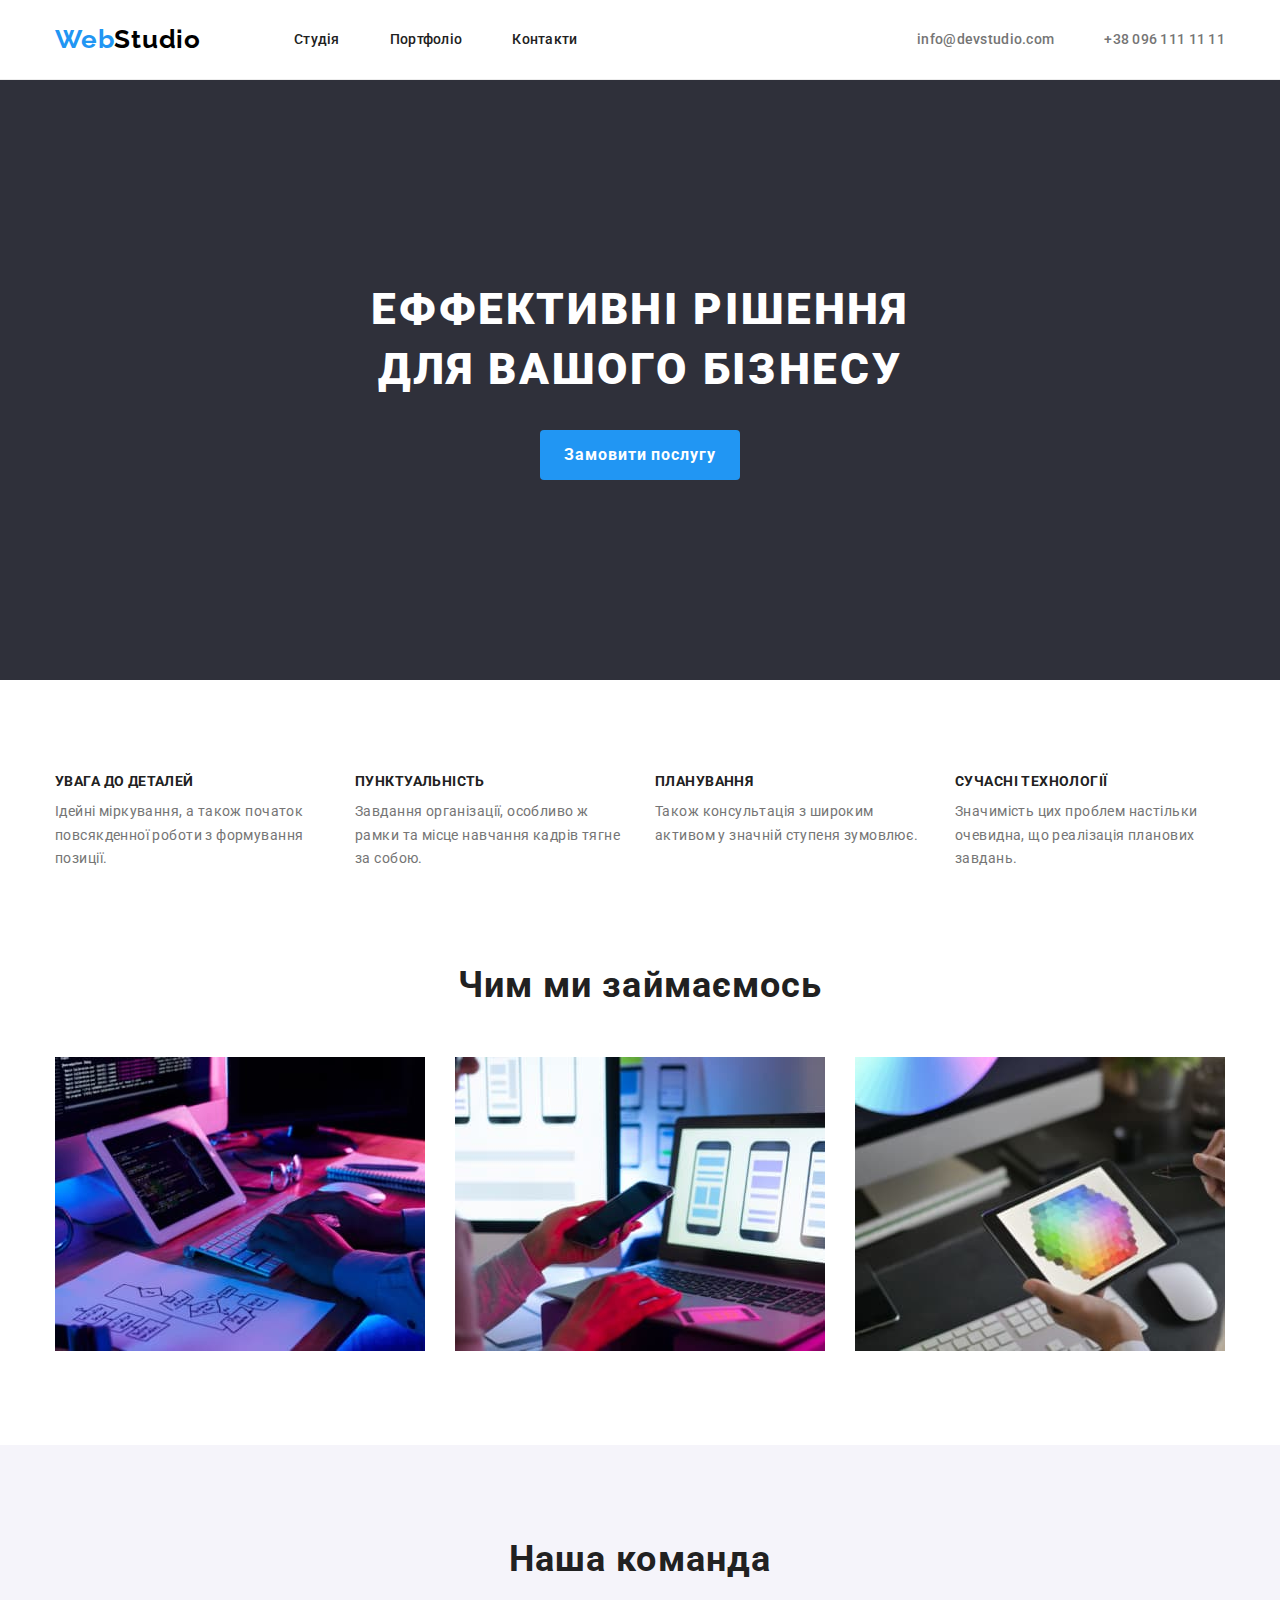
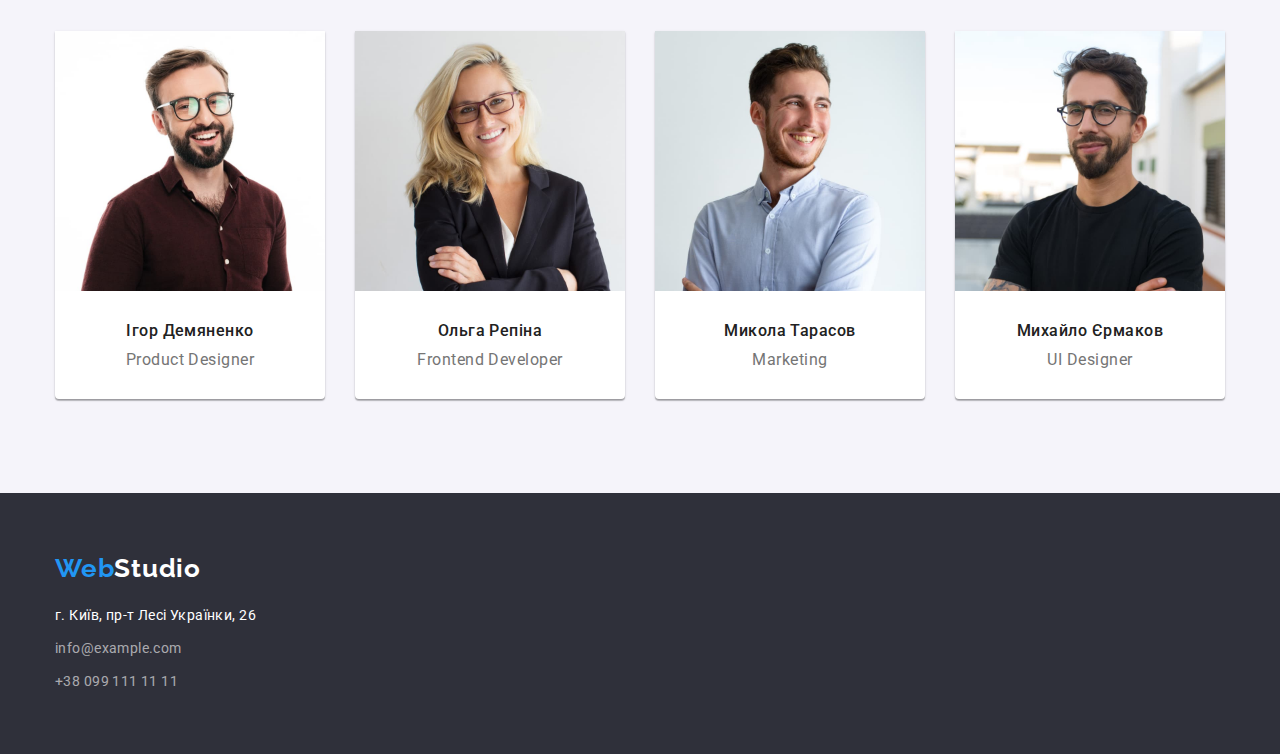
<file: index.html>
<!DOCTYPE html>
<html lang="en">

<head>
    <meta charset="UTF-8">
    <meta http-equiv="X-UA-Compatible" content="IE=edge">
    <meta name="viewport" content="width=device-width, initial-scale=1.0">
    <link rel="stylesheet" href="https://cdnjs.cloudflare.com/ajax/libs/modern-normalize/1.0.0/modern-normalize.min.css">
    <link rel="stylesheet" href="css/styles.css">
    <link rel="stylesheet" href="portfolio.html">
    <link rel="preconnect" href="https://fonts.googleapis.com">
    <link rel="preconnect" href="https://fonts.gstatic.com" crossorigin>
    <link href="https://fonts.googleapis.com/css2?family=Raleway:wght@700&family=Roboto:wght@400;500;700;900&display=swap"
        rel="stylesheet">
    <title>Studio</title>
</head>

<body>
    <header class="header">
        <!--Header-->
        <div class="container">
            <a class="header-company-logo1 link" href="">Web<span class="header-company-logo2 link">Studio</span></a>
            <nav class="navigation">
                <ul class="navigate-list list">
                    <li><a class="navigation-link link" href="index.html">Студія</a></li>
                    <li><a class="navigation-link link" href="portfolio.html">Портфоліо</a></li>
                    <li><a class="navigation-link link" href="/contacts">Контакти</a></li>
                </ul>
            </nav>
            <ul class="contact-list list">
                <a class="header-contacts header-email link" href="mailto:info@devstudio.com">info@devstudio.com</a>
                <a class="header-contacts link" href="tel:+380961111111">+38 096 111 11 11</a>
            </ul>
        </div>
    </header>
    <main>
        <section class="main-title-section">
            <!--Head-->
            <div class="container">
                <h1 class="main-title">Еффективні рішення <br /> для вашого бізнесу</h1>
                <button class="main-button" type="button">Замовити послугу</button>
            </div>
        </section>
        <section class="specialisation section">
            <!--Specialisation-->
            <div class="container">
                <ul class="specialisation-list list">
                    <li class="specialisation-item">
                        <h3 class="specialisation-title">Увага до деталей</h3>
                        <p class="specialisation-text">Ідейні міркування, а також початок повсякденної роботи з
                        формування позиції.</p>
                    </li>
                    <li class="specialisation-item">
                        <h3 class="specialisation-title">Пунктуальність</h3>
                        <p class="specialisation-text">Завдання організації, особливо ж рамки та місце навчання кадрів
                        тягне за собою.</p>
                    </li>
                    <li class="specialisation-item">
                        <h3 class="specialisation-title">Планування</h3>
                        <p class="specialisation-text">Також консультація з широким активом у значній
                        ступеня зумовлює.</p>
                    </li>
                    <li class="specialisation-item">
                        <h3 class="specialisation-title">Сучасні технології</h3>
                        <p class="specialisation-text">Значимість цих проблем настільки очевидна, що реалізація планових
                        завдань.</p>
                    </li>
                </ul>
            </div>
        </section>
        <!--Our-Work-->
        <section class="our-work section">
            <div class="container">
                <h2 class="work-title">Чим ми займаємось</h2>
                <ul class="work-list list">
                    <li>
                        <img class="work-image" src="images/work-image-1.jpg" width="370" height="294" alt="Пример работы ">
                    </li>
                    <li>
                        <img class="work-image" src="images/work-image-2.jpg" width="370" height="294" alt="Пример работы">
                    </li>
                    <li>
                        <img class="work-image" src="images/work-image-3.jpg" width="370" height="294" alt="Пример работы">
                    </li>
                </ul>
            </div>
        </section>
        <section class="team section">
            <!--Our-Team-->
            <div class="container">
                <h2 class="title-team">Наша команда</h2>
                <ul class="team-list list">
                    <!--Igor-->
                    <li class="person">
                        <img class="person-image" src="images/igor.jpg" width="270" height="260"
                            alt="Фотогрифия усатника команды">
                        <div class="person-text">
                            <h3 class="person-name">Ігор Демяненко</h3>
                            <p class="person-position">Product Designer</p>
                        </div>
                    </li>
                    <!--Olha-->
                    <li class="person">
                        <img class="person-image" src="images/olha.jpg" width="270" height="260"
                            alt="Фотогрифия усатника команды">
                        <div class="person-text">
                            <h3 class="person-name">Ольга Репіна</h3>
                            <p class="person-position">Frontend Developer</p>
                        </div>
                    </li>
                    <!--Mukhola-->
                    <li class="person">
                        <img class="person-image" src="images/nikolai.jpg" width="270" height="260"
                            alt="Фотогрифия усатника команды">
                        <div class="person-text">
                            <h3 class="person-name">Микола Тарасов</h3>
                            <p class="person-position">Marketing</p>
                        </div>
                    </li>
                    <!--Mikhailo-->
                    <li class="person">
                        <img class="person-image" src="images/mikhail.jpg" width="270" height="260"
                            alt="Фотогрифия усатника команды">
                        <div class="person-text">
                            <h3 class="person-name">Михайло Єрмаков</h3>
                            <p class="person-position">UI Designer</p>
                        </div>
                    </li>
                </ul>
            </div>
        </section>
    </main>
    <!--WebStudio Footer-->
    <footer class="footer">
        <div class="container">
            <a class="footer-company-logo1 link" href="">Web<span class="footer-company-logo2 link">Studio</span></a>
            <address>
                <p class="location">г. Київ, пр-т Лесі Українки, 26</p>
            </address>
            <address>
                <a class="footer-contacts footer-email link" href="mailto:info@example.com">info@example.com</a>
                <a class="footer-contacts link" href="tel:+380991111111">+38 099 111 11 11</a>
            </address>
        </div>
    </footer>
</body>

</html>
</file>
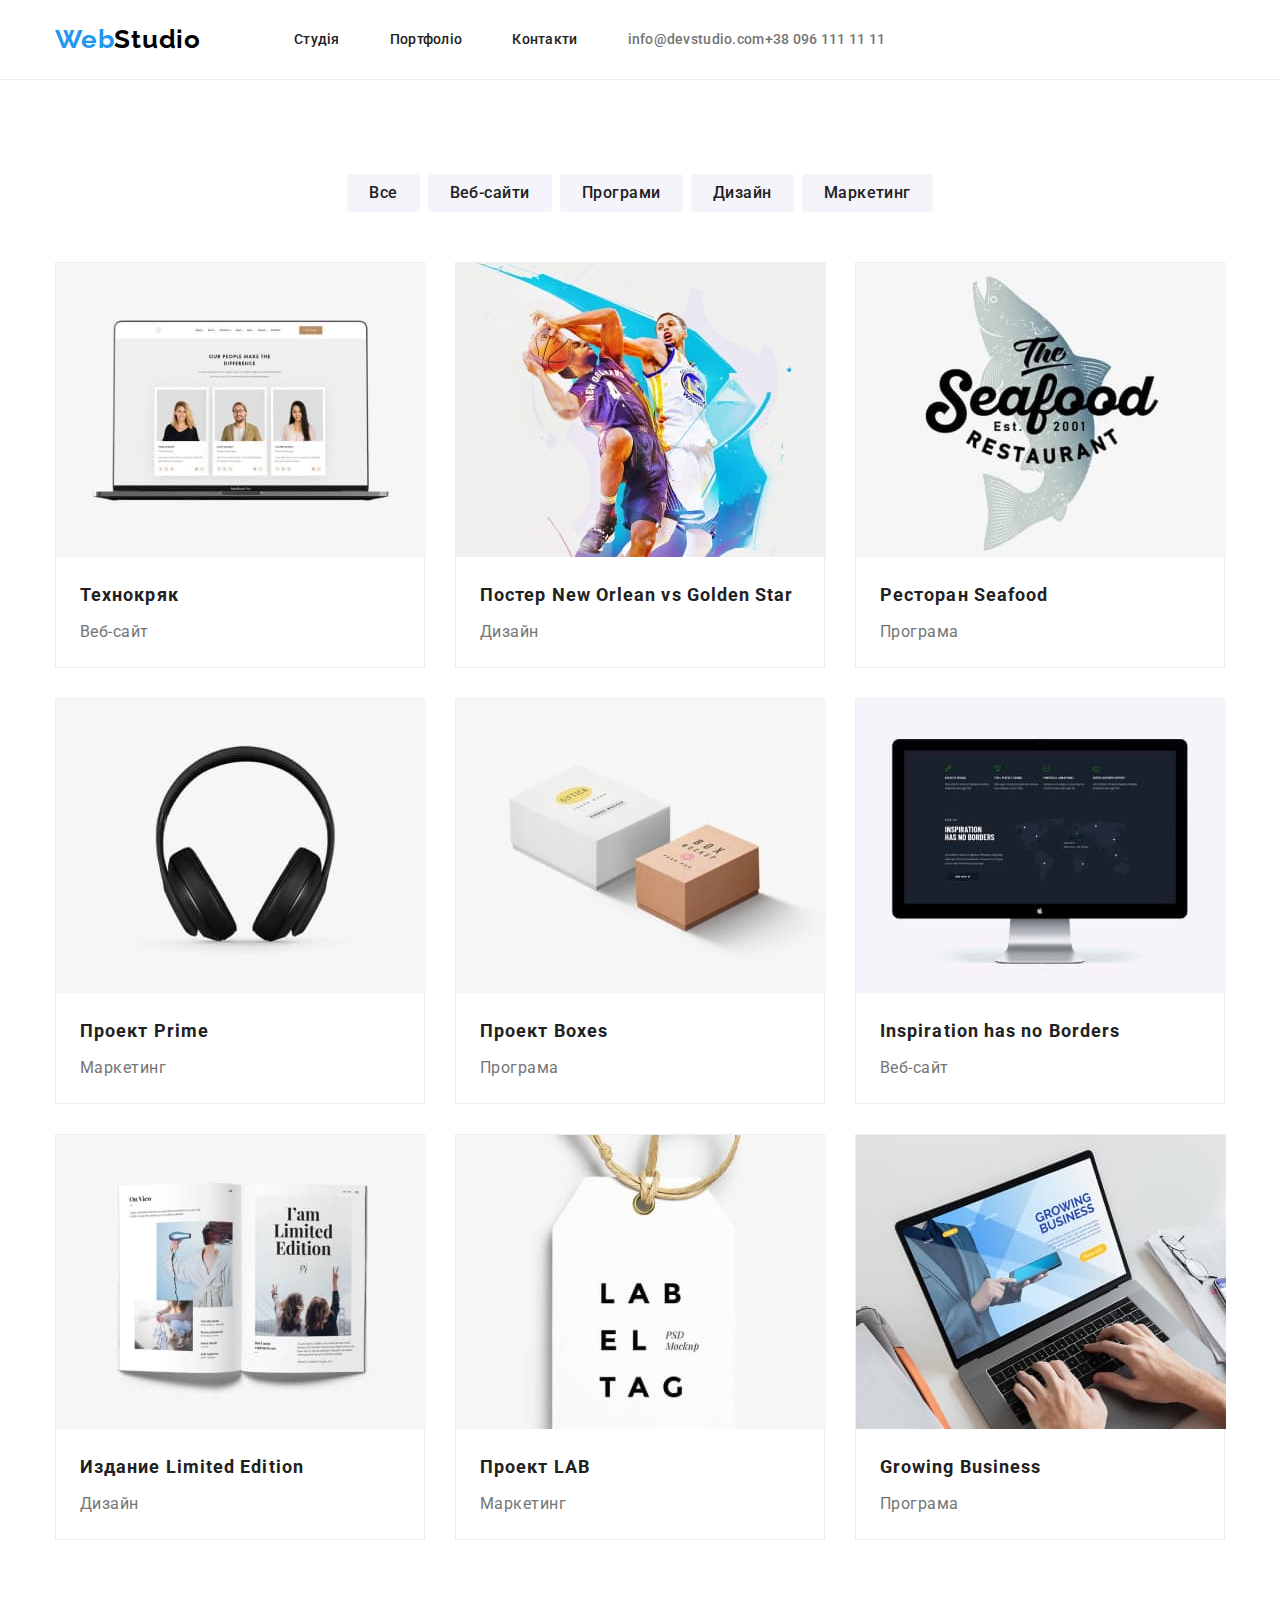
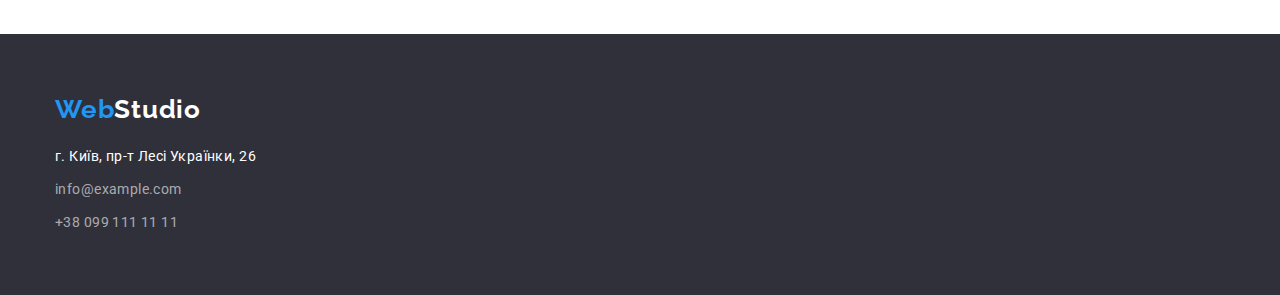
<file: portfolio.html>
<!DOCTYPE html>
<html lang="en">
<head>
    <meta charset="UTF-8">
    <meta http-equiv="X-UA-Compatible" content="IE=edge">
    <meta name="viewport" content="width=device-width, initial-scale=1.0">
    <link rel="stylesheet" href="https://cdnjs.cloudflare.com/ajax/libs/modern-normalize/1.0.0/modern-normalize.min.css">
    <link rel="stylesheet" href="css/styles.css">
    <link rel="preconnect" href="https://fonts.googleapis.com">
    <link rel="preconnect" href="https://fonts.gstatic.com" crossorigin>
    <link href="https://fonts.googleapis.com/css2?family=Raleway:wght@700&family=Roboto:wght@400;500;700;900&display=swap"
        rel="stylesheet">
    <title>Portfolio</title>
</head>

<body>
    <header class="header">
        <!--Header-->
        <div class="container">
            <a class="header-company-logo1 link" href="">Web<span class="header-company-logo2 link">Studio</span></a>
            <nav class="navigation">
                <ul class="navigate-list list">
                    <li><a class="navigation-link link" href="index.html">Студія</a></li>
                    <li><a class="navigation-link link" href="portfolio.html">Портфоліо</a></li>
                    <li><a class="navigation-link link" href="/contacts">Контакти</a></li>
                </ul>
            </nav>
            <a class="header-contacts link" href="mailto:info@devstudio.com">info@devstudio.com</a>
            <a class="header-contacts link" href="tel:+380961111111">+38 096 111 11 11</a>
        </div>
    </header>
    <main>
        <section class="portfolio-section section">
            <div class="container">
                <!--Buttons-->
                <ul class="button-list list">
                    <li class="button-item">
                        <button class="button" type="button">Все</button>
                    </li>
                    <li class="button-item">
                        <button class="button" type="button">Веб-сайти</button>
                    </li>
                    <li class="button-item">
                        <button class="button" type="button">Програми</button>
                    </li>
                    <li class="button-item">
                        <button class="button" type="button">Дизайн</button>
                    </li>
                    <li class="button-item">
                        <button class="button" type="button">Маркетинг</button>
                    </li>
                </ul>
                <!--Projects-->
                <ul class="site-list list">
                    <li class="site-item">
                        <a class="project-link link" href="">
                            <img src="images/techcrack.jpg" alt="Технокряк" width="370" height="294">
                            <div class="project-info">
                                <h2 class="project-title">Технокряк</h2>
                                <p class="project-decription">Веб-сайт</p>
                            </div>
                        </a>
                    </li>
                    <li class="site-item">
                        <a class="project-link link" href="">
                            <img src="images/backetball.jpg" alt="New Orlean vs Golden Star" width="370" height="294">
                            <div class="project-info">
                                <h2 class="project-title">Постер New Orlean vs Golden Star</h2>
                                <p class="project-decription">Дизайн</p>
                            </div>
                        </a>
                    </li>
                    <li class="site-item">
                        <a class="project-link link" href="">
                            <img src="images/seafood.jpg" alt="Ресторан Seafood" width="370" height="294">
                            <div class="project-info">
                                <h2 class="project-title">Ресторан Seafood</h2>
                                <p class="project-decription">Програма</p>
                            </div>
                        </a>
                    </li>
                    <li class="site-item">
                        <a class="project-link link" href="">
                            <img src="images/headphones.jpg" alt="Проект Prime" width="370" height="294">
                            <div class="project-info">
                                <h2 class="project-title">Проект Prime</h2>
                                <p class="project-decription">Маркетинг</p>
                            </div>
                        </a>
                    </li>
                    <li class="site-item">
                        <a class="project-link link" href="">
                            <img src="images/boxes.jpg" alt="Проект Boxes" width="370" height="294">
                            <div class="project-info">
                                <h2 class="project-title">Проект Boxes</h2>
                                <p class="project-decription">Програма</p>
                            </div>
                        </a>
                    </li>
                    <li class="site-item">
                        <a class="project-link link" href="">
                            <img src="images/monitor.jpg" alt="Inspiration has no Borders" width="370" height="294">
                            <div class="project-info">
                                <h2 class="project-title">Inspiration has no Borders</h2>
                                <p class="project-decription">Веб-сайт</p>
                            </div>
                        </a>
                    </li>
                    <li class="site-item">
                        <a class="project-link link" href="">
                            <img src="images/book.jpg" alt="Издание Limited Edition" width="370" height="294">
                            <div class="project-info">
                                <h2 class="project-title">Издание Limited Edition</h2>
                                <p class="project-decription">Дизайн</p>
                            </div>
                        </a>
                    </li>
                    <li class="site-item">
                            <a class="project-link link" href="">
                            <img src="images/tag.jpg" alt="Проект LAB" width="370" height="294">
                            <div class="project-info">
                                <h2 class="project-title">Проект LAB</h2>
                                <p class="project-decription">Маркетинг</p>
                            </div>
                        </a>
                    </li>
                    <li class="site-item">
                        <a class="project-link link" href="">
                            <img src="images/laptop.jpg" alt="Growing Business" width="370" height="294">
                            <div class="project-info">
                                <h2 class="project-title">Growing Business</h2>
                                <p class="project-decription">Програма</p>
                            </div>
                        </a>
                    </li>
                </ul>
            </div>
        </section>
    </main>
    <!--WebStudio Footer-->
    <footer class="footer">
        <div class="container">
            <a class="footer-company-logo1 link" href="">Web<span class="footer-company-logo2 link">Studio</span></a>
            <address>
                <p class="location">г. Київ, пр-т Лесі Українки, 26</p>
            </address>
            <address>
                <a class="footer-contacts footer-email link" href="mailto:info@example.com">info@example.com</a>
                <a class="footer-contacts link" href="tel:+380991111111">+38 099 111 11 11</a>
            </address>
        </div>
    </footer>
</body>
</html>
</file>
<file: css/styles.css>
:root{
    --typical-margin: 94px;
    --main-text-color: #212121;
    --main-active-color: #2196F3;
    --white-bg-txt: #FFFFFF;
}


body {
    font-family: 'Roboto', sans-serif;
    color: #212121;
}

/* font-family: 'Montserrat', sans-serif; 
font-family: 'Raleway', sans-serif;*/

.list {
    list-style: none;
}

.link {
    text-decoration: none;
}

p,
h1,
h2,
h3,
h4,
h5,
h6 {
    margin: 0;
}
ul,
ol {
    margin: 0;
    padding-left: 0;
}

button{
    cursor: pointer;
}

img {
    display: block;
}

.container{
    width: 1200px;
    margin: 0 auto;
    padding-left: 15px;
    padding-right: 15px;
    /* outline: 1px solid red; */
}

.section{
    padding-top: 94px;
    padding-bottom: 94px;
}

/*-----------------------------------------HEADER-----------------------------------------*/

.header {
    background-color: var(--white-bg-txt);
    padding-top: 24px;
    padding-bottom: 24px;
    border-bottom: 1px solid #ECECEC;
}

.header .container{
    display: flex;
    align-items: center;
}

.header-company-logo1 {
    color: var(--main-active-color);
}

.header-company-logo2 {
    color: black;
    margin-right: 93px;
}

.header-company-logo1,
.header-company-logo2 {
    font-family: 'Raleway';
    font-weight: 700;
    font-size: 26px;
    line-height: 1.1928;
    letter-spacing: 0.03em;
}

/*-----------------------------------------NAVIGATION-----------------------------------------*/

.navigate-list{
    display: flex;
    align-items: center;
    padding: 0;
}

.navigation-link {
    color: var(--main-text-color);
    font-weight: 500;
    font-size: 14px;
    line-height: 1.14;
    letter-spacing: 0.02em;
    display: flex;
    margin-right: 50px;
}

.header-contacts{
    font-style: normal;
    font-weight: 500;
    font-size: 14px;
    line-height: 1.14;
    letter-spacing: 0.02em;
    color: #757575;
    display: flex;
    align-items: center;
}

.contact-list{
    display: flex;
    margin-left: auto;
    align-items: center;
    padding: 0;
}

.header-email{
    margin-right: 50px;
}

.header-contacts:hover, 
.header-contacts:focus,
.navigation-link:hover,
.navigation-link:focus{
    color: var(--main-active-color);
}

.navigate-list{
    display: flex;
}

/*-----------------------------------------MAIN-SECTION-----------------------------------------*/

.main-title{
    font-style: normal;
    font-weight: 900;
    font-size: 44px;
    line-height: 1.36;
    color: var(--white-bg-txt);
    text-align: center;
    letter-spacing: 0.06em;
    text-transform: uppercase;
    margin-bottom: 30px;
}

.main-title-section .container{
    display: flex;
    flex-direction: column;
    align-items: center;
    padding-top: 200px;
    padding-bottom: 200px;
}

.main-title-section{
    background-color: #2F303A;
}

.main-button{
    font-family: 'Roboto', sans-serif;
    width: 200px;
    height: 50px;
    background: var(--main-active-color);
    border: none;
    font-weight: 700;
    font-size: 16px;
    line-height: 1.87;
    letter-spacing: 0.06em;    
    color: var(--white-bg-txt);
    border-radius: 4px;
}
/*-----------------------------------------SPECIALISATION-OF-COMPANY-----------------------------------------*/

.specialisation{
    padding-bottom: 0;
}

.specialisation-list{
    display: flex;
}

.specialisation-item{
    width: 270px;
}

.specialisation-item:not(:last-child){
    margin-right: 30px;
}

.specialisation-title{
    font-weight: 700;
    font-size: 14px;
    line-height: 1.14;
    letter-spacing: 0.03em;
    text-transform: uppercase;
    margin-bottom: 10px; 
}

.specialisation-text{
    font-weight: 400;
    font-size: 14px;
    line-height: 1.71;
    letter-spacing: 0.03em;
    color: #757575;
}

/*-----------------------------------------OUR-WORK-----------------------------------------*/

.work-list{
    display: flex;
    margin-left: -30px;
}

.work-image{
    flex-basis: calc(100% \ 3 - 30px);
    margin-left: 30px;
}

.title-team,
.work-title{
    font-weight: 700;
    font-size: 36px;
    line-height: 1.16;
    text-align: center;
    letter-spacing: 0.03em; 
    margin-bottom: 50px; 
}

/*-----------------------------------------OUR-TEAM-----------------------------------------*/

.team{
    background-color: #F5F4FA;
}

.team-list{
    display: flex;
    margin-left: -30px;
}

.person{
    background-color: var(--white-bg-txt);
    box-shadow: 0px 1px 3px rgba(0, 0, 0, 0.12), 0px 1px 1px rgba(0, 0, 0, 0.14), 0px 2px 1px rgba(0, 0, 0, 0.2);
    border-radius: 0px 0px 4px 4px;
    flex-basis: calc(100% \ 4 - 30px);
    margin-left: 30px;
}

.person-text{
    padding-top: 30px;
    padding-bottom: 30px;
}

.person-name{
    font-weight: 500;
    font-size: 16px;
    line-height: 1.19;
    text-align: center;
    letter-spacing: 0.03em;
    margin-bottom: 10px;
}

.person-position{
    font-weight: 400;
    font-size: 16px;
    line-height: 1.19;
    text-align: center;
    letter-spacing: 0.03em;    
    color: #757575;
}

/*-----------------------------------------FOOTER-----------------------------------------*/

.footer {
    padding-top: 60px;
    padding-bottom: 60px;
}

.footer-company-logo1 {
    color: var(--main-active-color);
}

.footer-company-logo2 {
    color: var(--white-bg-txt);
}

.footer-company-logo1,
.footer-company-logo2 {
    font-family: 'Raleway';
    font-weight: 700;
    font-size: 26px;
    line-height: 1.19;
    letter-spacing: 0.03em;
}

.footer-contacts{
    font-style: normal;
    font-weight: 400;
    font-size: 14px;
    line-height: 1.714;
    letter-spacing: 0.03em;
    color: rgba(255, 255, 255, 0.6);
    display: flex;
}

.footer-email{
    margin-bottom: 9px;
}

.footer-contacts:hover,
.footer-contacts:focus{
    color: #2196F3;
}

.location {
    font-style: normal;
    color: var(--white-bg-txt);
    margin-bottom: 9px;
    margin-top: 20px;
    font-weight: 400;
    font-size: 14px;
    line-height: 1.714;
    letter-spacing: 0.03em;
}

.footer {
    background-color: #2F303A;
}

/*-----------------------------------------PORTFOLIO-----------------------------------------*/

.button {
    font-family: 'Roboto', sans-serif;
    font-weight: 500;
    font-size: 16px;
    line-height: 1.63;
    letter-spacing: 0.03em;
    color: var(--main-text-color);
    background: #F5F4FA;
    border: none;
    border-radius: 4px;
    padding: 6px 22px;
}

.button:hover,
.button:focus {
    color: var(--white-bg-txt);
    background-color: var(--main-active-color);
    box-shadow: 0px 3px 1px rgba(0, 0, 0, 0.1), 0px 1px 2px rgba(0, 0, 0, 0.08), 0px 2px 2px rgba(0, 0, 0, 0.12);
}

.site-list,
.button-list{
    display: flex;
    flex-wrap: wrap;
}

.site-list{
    margin: -15px;
}

.button-list{
    justify-content: center;
    margin-bottom: 50px; 
}

.button-list .button-item:not(:last-child){
    margin-right: 8px;
}

.site-item{
    box-sizing: border-box;
    width: 370px;
    flex-basis: calc(100% \ 3 - 30px);
    margin: 15px;
    border: 1px solid #EEEEEE;
}

.project-title {
    font-weight: 700;
    font-size: 18px;
    line-height: 2;
    letter-spacing: 0.06em;
    color: var(--main-text-color);
    margin-bottom: 4px;
}

.project-decription {
    font-weight: 400;
    font-size: 16px;
    line-height: 1.87;
    letter-spacing: 0.03em;
    color: #757575;
}

.project-info{
    padding: 20px 24px;
}
</file>
